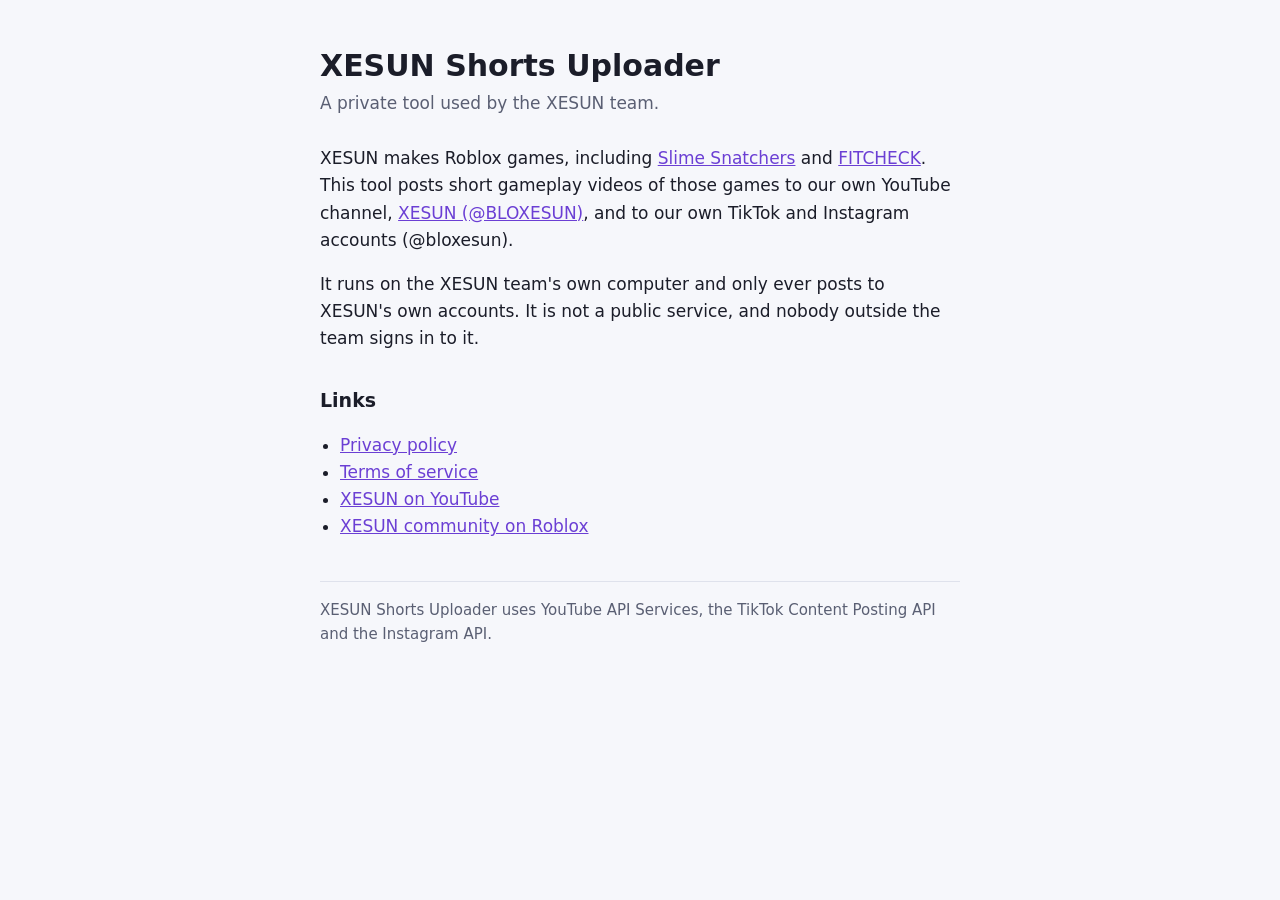
<file: index.html>
<!doctype html>
<html lang="en">
<head>
<meta charset="utf-8">
<meta name="viewport" content="width=device-width, initial-scale=1">
<title>XESUN Shorts Uploader</title>
<link rel="stylesheet" href="style.css">
</head>
<body>
<main>
  <h1>XESUN Shorts Uploader</h1>
  <p class="sub">A private tool used by the XESUN team.</p>
  <p>XESUN makes Roblox games, including <a href="https://www.roblox.com/games/104842017829754">Slime Snatchers</a> and <a href="https://www.roblox.com/games/83942427321078">FITCHECK</a>. This tool posts short gameplay videos of those games to our own YouTube channel, <a href="https://www.youtube.com/channel/UCqlR9OV0KayDRge-Gxxb5kQ">XESUN (@BLOXESUN)</a>, and to our own TikTok and Instagram accounts (@bloxesun).</p>
  <p>It runs on the XESUN team's own computer and only ever posts to XESUN's own accounts. It is not a public service, and nobody outside the team signs in to it.</p>
  <h2>Links</h2>
  <ul>
    <li><a href="privacy.html">Privacy policy</a></li>
    <li><a href="terms.html">Terms of service</a></li>
    <li><a href="https://www.youtube.com/channel/UCqlR9OV0KayDRge-Gxxb5kQ">XESUN on YouTube</a></li>
    <li><a href="https://www.roblox.com/communities/559332397">XESUN community on Roblox</a></li>
  </ul>
  <footer>XESUN Shorts Uploader uses YouTube API Services, the TikTok Content Posting API and the Instagram API.</footer>
</main>
</body>
</html>
</file>
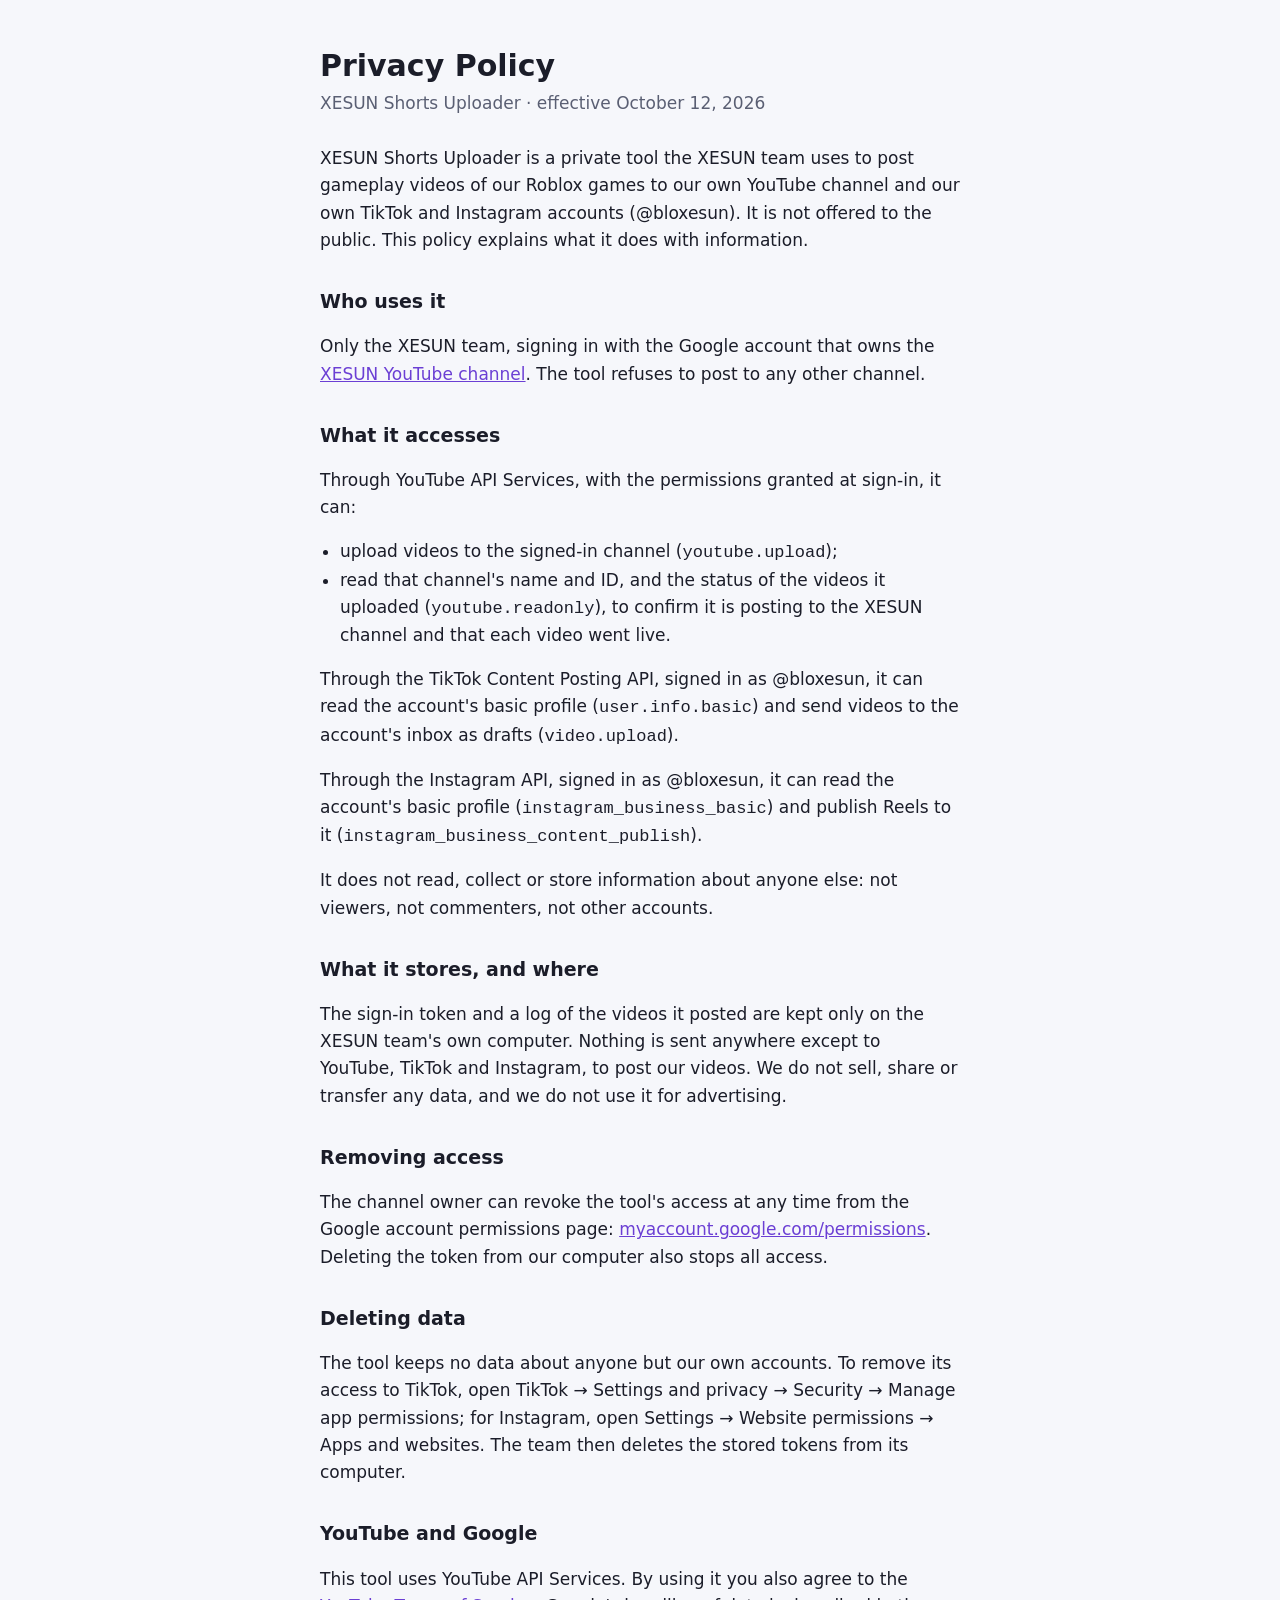
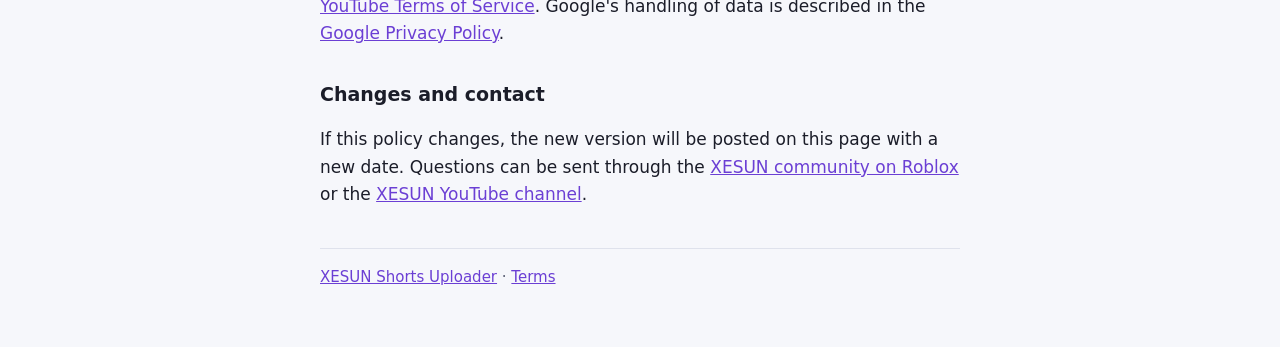
<file: privacy.html>
<!doctype html>
<html lang="en">
<head>
<meta charset="utf-8">
<meta name="viewport" content="width=device-width, initial-scale=1">
<title>Privacy Policy · XESUN Shorts Uploader</title>
<link rel="stylesheet" href="style.css">
</head>
<body>
<main>
  <h1>Privacy Policy</h1>
  <p class="sub">XESUN Shorts Uploader · effective October 12, 2026</p>

  <p>XESUN Shorts Uploader is a private tool the XESUN team uses to post gameplay videos of our Roblox games to our own YouTube channel and our own TikTok and Instagram accounts (@bloxesun). It is not offered to the public. This policy explains what it does with information.</p>

  <h2>Who uses it</h2>
  <p>Only the XESUN team, signing in with the Google account that owns the <a href="https://www.youtube.com/channel/UCqlR9OV0KayDRge-Gxxb5kQ">XESUN YouTube channel</a>. The tool refuses to post to any other channel.</p>

  <h2>What it accesses</h2>
  <p>Through YouTube API Services, with the permissions granted at sign-in, it can:</p>
  <ul>
    <li>upload videos to the signed-in channel (<code>youtube.upload</code>);</li>
    <li>read that channel's name and ID, and the status of the videos it uploaded (<code>youtube.readonly</code>), to confirm it is posting to the XESUN channel and that each video went live.</li>
  </ul>
  <p>Through the TikTok Content Posting API, signed in as @bloxesun, it can read the account's basic profile (<code>user.info.basic</code>) and send videos to the account's inbox as drafts (<code>video.upload</code>).</p>
  <p>Through the Instagram API, signed in as @bloxesun, it can read the account's basic profile (<code>instagram_business_basic</code>) and publish Reels to it (<code>instagram_business_content_publish</code>).</p>
  <p>It does not read, collect or store information about anyone else: not viewers, not commenters, not other accounts.</p>

  <h2>What it stores, and where</h2>
  <p>The sign-in token and a log of the videos it posted are kept only on the XESUN team's own computer. Nothing is sent anywhere except to YouTube, TikTok and Instagram, to post our videos. We do not sell, share or transfer any data, and we do not use it for advertising.</p>

  <h2>Removing access</h2>
  <p>The channel owner can revoke the tool's access at any time from the Google account permissions page: <a href="https://myaccount.google.com/permissions">myaccount.google.com/permissions</a>. Deleting the token from our computer also stops all access.</p>

  <h2>Deleting data</h2>
  <p>The tool keeps no data about anyone but our own accounts. To remove its access to TikTok, open TikTok → Settings and privacy → Security → Manage app permissions; for Instagram, open Settings → Website permissions → Apps and websites. The team then deletes the stored tokens from its computer.</p>

  <h2>YouTube and Google</h2>
  <p>This tool uses YouTube API Services. By using it you also agree to the <a href="https://www.youtube.com/t/terms">YouTube Terms of Service</a>. Google's handling of data is described in the <a href="https://policies.google.com/privacy">Google Privacy Policy</a>.</p>

  <h2>Changes and contact</h2>
  <p>If this policy changes, the new version will be posted on this page with a new date. Questions can be sent through the <a href="https://www.roblox.com/communities/559332397">XESUN community on Roblox</a> or the <a href="https://www.youtube.com/channel/UCqlR9OV0KayDRge-Gxxb5kQ">XESUN YouTube channel</a>.</p>

  <footer><a href="index.html">XESUN Shorts Uploader</a> · <a href="terms.html">Terms</a></footer>
</main>
</body>
</html>
</file>
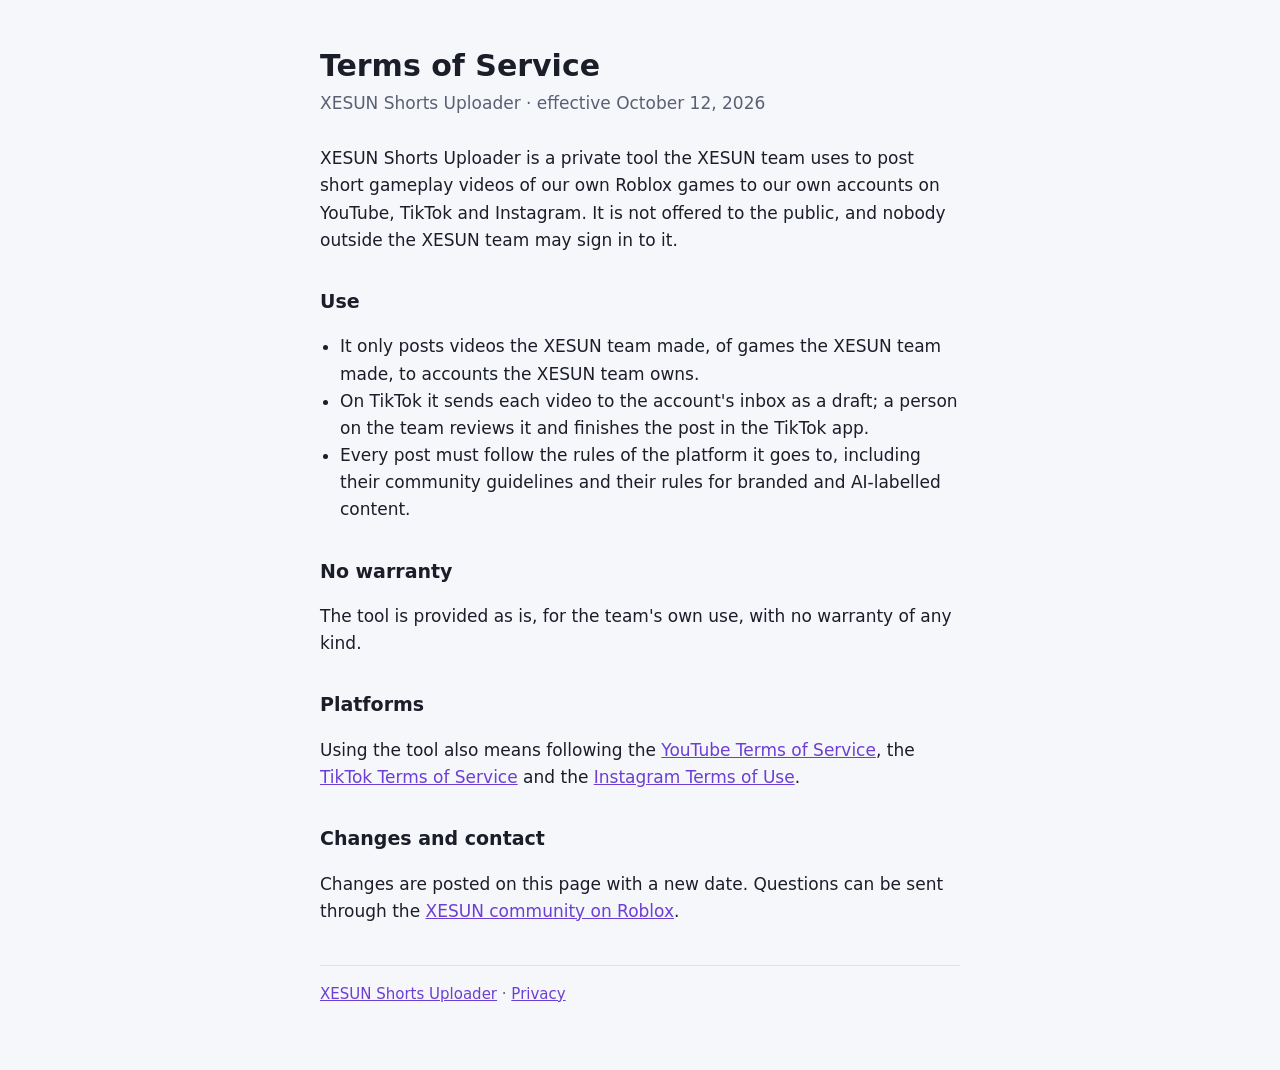
<file: terms.html>
<!doctype html>
<html lang="en">
<head>
<meta charset="utf-8">
<meta name="viewport" content="width=device-width, initial-scale=1">
<title>Terms of Service · XESUN Shorts Uploader</title>
<link rel="stylesheet" href="style.css">
</head>
<body>
<main>
  <h1>Terms of Service</h1>
  <p class="sub">XESUN Shorts Uploader · effective October 12, 2026</p>
  <p>XESUN Shorts Uploader is a private tool the XESUN team uses to post short gameplay videos of our own Roblox games to our own accounts on YouTube, TikTok and Instagram. It is not offered to the public, and nobody outside the XESUN team may sign in to it.</p>
  <h2>Use</h2>
  <ul>
    <li>It only posts videos the XESUN team made, of games the XESUN team made, to accounts the XESUN team owns.</li>
    <li>On TikTok it sends each video to the account's inbox as a draft; a person on the team reviews it and finishes the post in the TikTok app.</li>
    <li>Every post must follow the rules of the platform it goes to, including their community guidelines and their rules for branded and AI-labelled content.</li>
  </ul>
  <h2>No warranty</h2>
  <p>The tool is provided as is, for the team's own use, with no warranty of any kind.</p>
  <h2>Platforms</h2>
  <p>Using the tool also means following the <a href="https://www.youtube.com/t/terms">YouTube Terms of Service</a>, the <a href="https://www.tiktok.com/legal/terms-of-service">TikTok Terms of Service</a> and the <a href="https://help.instagram.com/581066165581870">Instagram Terms of Use</a>.</p>
  <h2>Changes and contact</h2>
  <p>Changes are posted on this page with a new date. Questions can be sent through the <a href="https://www.roblox.com/communities/559332397">XESUN community on Roblox</a>.</p>
  <footer><a href="index.html">XESUN Shorts Uploader</a> · <a href="privacy.html">Privacy</a></footer>
</main>
</body>
</html>
</file>
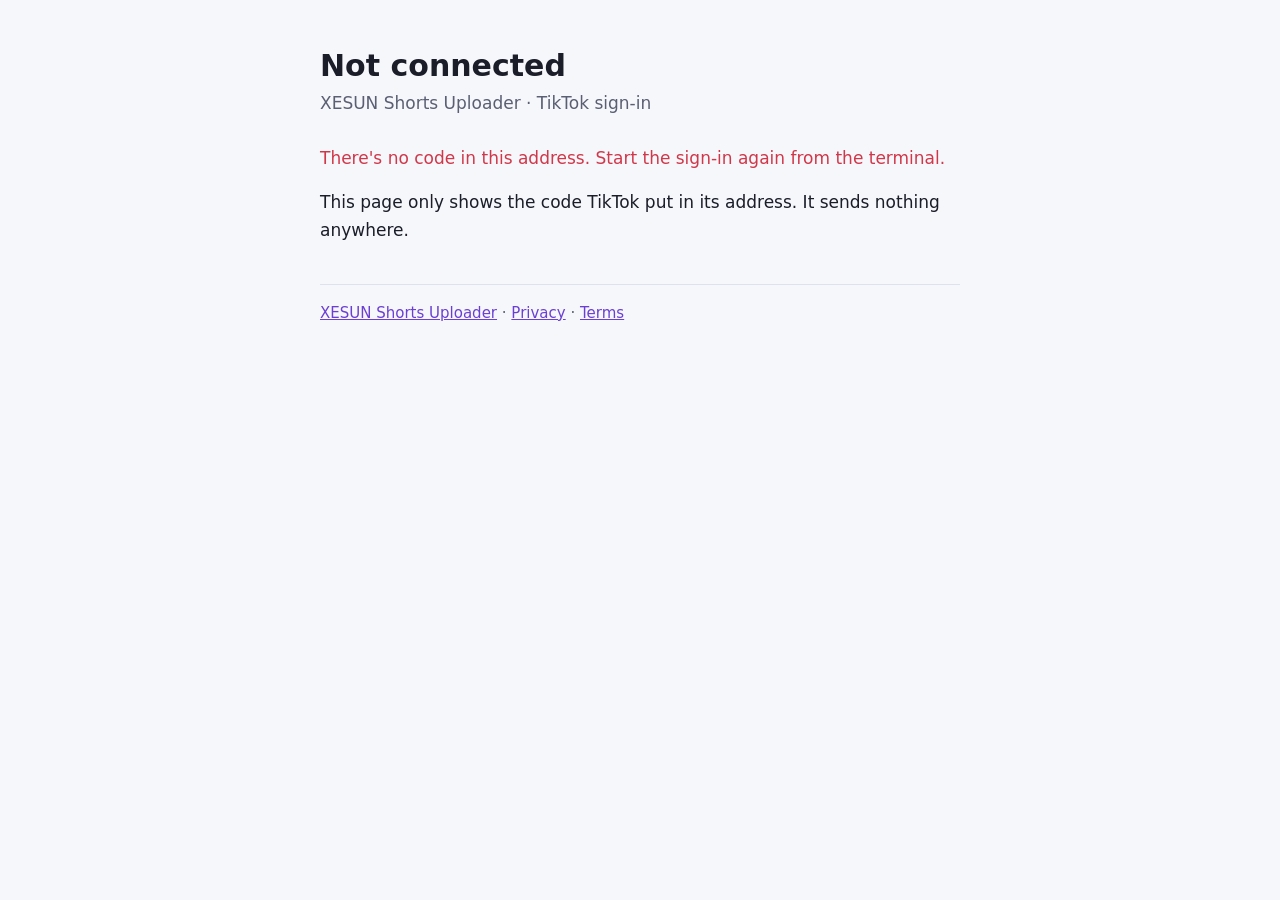
<file: tiktok-callback.html>
<!doctype html>
<html lang="en">
<head>
<meta charset="utf-8">
<meta name="viewport" content="width=device-width, initial-scale=1">
<meta name="referrer" content="no-referrer">
<title>Connected · XESUN Shorts Uploader</title>
<link rel="stylesheet" href="style.css">
<style>
  .code { font: 600 18px/1.4 ui-monospace, Menlo, Consolas, monospace; background: var(--line); border-radius: 10px; padding: 14px 16px; word-break: break-all; user-select: all; }
  button { font: inherit; margin-top: 12px; padding: 10px 18px; border: 0; border-radius: 10px; background: var(--accent); color: #fff; cursor: pointer; }
  .err { color: #d0384a; }
</style>
</head>
<body>
<main>
  <h1 id="title">Almost done</h1>
  <p class="sub">XESUN Shorts Uploader · TikTok sign-in</p>
  <div id="ok" hidden>
    <p>Copy this code and paste it into the terminal that asked for it. It works once and expires in a few minutes.</p>
    <div class="code" id="code"></div>
    <button id="copy" type="button">Copy code</button>
  </div>
  <p id="bad" class="err" hidden></p>
  <p>This page only shows the code TikTok put in its address. It sends nothing anywhere.</p>
  <footer><a href="index.html">XESUN Shorts Uploader</a> · <a href="privacy.html">Privacy</a> · <a href="terms.html">Terms</a></footer>
</main>
<script>
  var q = new URLSearchParams(location.search);
  var code = q.get("code"), err = q.get("error_description") || q.get("error");
  if (code) {
    document.getElementById("ok").hidden = false;
    document.getElementById("code").textContent = code;
    document.getElementById("copy").onclick = function () {
      var b = this;
      navigator.clipboard.writeText(code).then(function () { b.textContent = "Copied"; }, function () {
        var r = document.createRange(); r.selectNodeContents(document.getElementById("code"));
        var s = getSelection(); s.removeAllRanges(); s.addRange(r);
      });
    };
  } else {
    document.getElementById("title").textContent = "Not connected";
    var bad = document.getElementById("bad");
    bad.hidden = false;
    bad.textContent = err ? "TikTok said: " + err : "There's no code in this address. Start the sign-in again from the terminal.";
  }
</script>
</body>
</html>
</file>
<file: style.css>
:root { --bg: #f6f7fb; --ink: #1b1d29; --muted: #5a5f73; --accent: #6b3fd4; --line: #dfe2ec; color-scheme: light; }
@media (prefers-color-scheme: dark) { :root { --bg: #14161f; --ink: #eceef6; --muted: #a3a8bb; --accent: #b89bff; --line: #2a2e3d; color-scheme: dark; } }
* { box-sizing: border-box; }
body { margin: 0; background: var(--bg); color: var(--ink); font: 17px/1.6 system-ui, -apple-system, "Segoe UI", sans-serif; }
main { max-width: 680px; margin: 0 auto; padding: 48px 20px 64px; }
h1 { font-size: 30px; line-height: 1.2; margin: 0 0 6px; }
h2 { font-size: 19px; margin: 32px 0 6px; }
p, li { color: var(--ink); }
.sub { color: var(--muted); margin: 0 0 28px; }
a { color: var(--accent); }
ul { padding-left: 20px; }
footer { margin-top: 40px; padding-top: 16px; border-top: 1px solid var(--line); color: var(--muted); font-size: 15px; }
</file>
